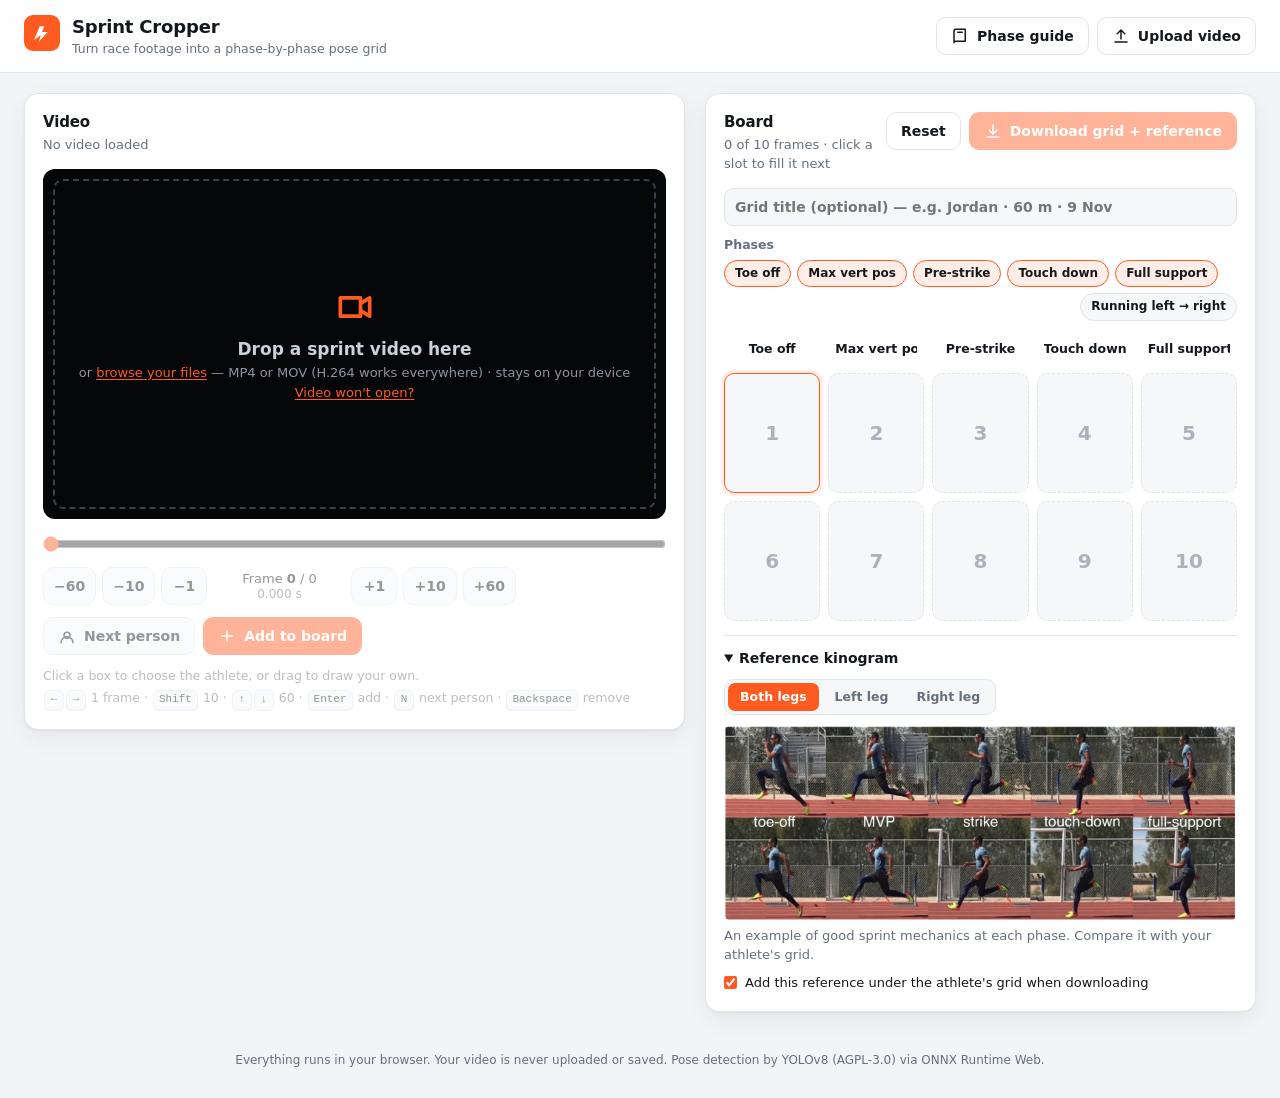
<file: site/index.html>
<!doctype html>
<html lang="en">
<head>
  <meta charset="utf-8">
  <meta name="viewport" content="width=device-width, initial-scale=1">
  <title>Sprint Cropper</title>
  <meta name="description" content="Pull pose frames of an athlete out of a sprint video and lay them out in a phase grid.">
  <link rel="icon" href="data:image/svg+xml,<svg xmlns='http://www.w3.org/2000/svg' viewBox='0 0 32 32'><rect width='32' height='32' rx='8' fill='%23ff5a1f'/><path d='M9 22l5-12h4l-2 5h5l-8 9 2-6z' fill='white'/></svg>">
  <link rel="stylesheet" href="style.css">
</head>
<body>
  <header class="topbar">
    <div class="brand">
      <span class="logo" aria-hidden="true">
        <svg viewBox="0 0 32 32"><rect width="32" height="32" rx="8"/><path d="M9 22l5-12h4l-2 5h5l-8 9 2-6z"/></svg>
      </span>
      <div>
        <h1>Sprint Cropper</h1>
        <p class="tagline">Turn race footage into a phase-by-phase pose grid</p>
      </div>
    </div>
    <div class="topbar-actions">
      <button type="button" class="btn btn-ghost" id="guideBtn" aria-haspopup="dialog">
        <svg viewBox="0 0 24 24" aria-hidden="true"><path d="M4 5a2 2 0 012-2h13v16H6a2 2 0 00-2 2zM4 5v16M9 7h6"/></svg>
        <span>Phase guide</span>
      </button>
      <label class="btn btn-ghost" for="fileInput">
        <svg viewBox="0 0 24 24" aria-hidden="true"><path d="M12 16V4m0 0l-5 5m5-5l5 5M4 20h16"/></svg>
        <span>Upload video</span>
      </label>
      <input id="fileInput" type="file" accept="video/*,.mp4,.mov,.m4v,.webm" hidden>
      <video id="video" class="offscreen" muted playsinline preload="auto"></video>
    </div>
  </header>

  <main class="layout">
    <!-- ======================= Viewer ======================= -->
    <section class="card viewer-card">
      <div class="card-head">
        <div>
          <h2>Video</h2>
          <p class="muted" id="videoName">No video loaded</p>
        </div>
        <span class="pill" id="detectPill" hidden>Detecting…</span>
      </div>

      <div class="stage" id="stage">
        <div class="dropzone" id="dropzone">
          <svg viewBox="0 0 24 24" aria-hidden="true"><path d="M15 10l5-3v10l-5-3M4 7h11v10H4z"/></svg>
          <p class="dz-title">Drop a sprint video here</p>
          <p class="muted">or <label for="fileInput" class="link">browse your files</label> — MP4 or MOV (H.264 works everywhere) · stays on your device</p>
          <p class="muted"><button type="button" class="link link-btn" id="helpLink">Video won't open?</button></p>
        </div>
        <div class="frame-wrap" id="frameWrap" hidden>
          <canvas id="frameCanvas" aria-label="Current video frame"></canvas>
          <canvas id="overlay"></canvas>
        </div>
        <div class="uploading" id="uploading" hidden>
          <div class="progress indeterminate"><div class="progress-bar" id="progressBar"></div></div>
          <p id="uploadText">Opening video…</p>
        </div>
      </div>

      <div class="controls" id="controls" aria-disabled="true">
        <input type="range" id="scrubber" min="0" max="0" value="0" aria-label="Frame">
        <div class="controls-row">
          <div class="stepper" role="group" aria-label="Step through frames">
            <button class="btn btn-step" data-step="-60" title="Back 60 frames (↓)">−60</button>
            <button class="btn btn-step" data-step="-10" title="Back 10 frames (Shift + ←)">−10</button>
            <button class="btn btn-step" data-step="-1"  title="Previous frame (←)">−1</button>
            <div class="readout">
              <span class="readout-frame">Frame <b id="frameNum">0</b> / <span id="frameTotal">0</span></span>
              <span class="readout-time" id="frameTime">0.000 s</span>
            </div>
            <button class="btn btn-step" data-step="1"  title="Next frame (→)">+1</button>
            <button class="btn btn-step" data-step="10" title="Forward 10 frames (Shift + →)">+10</button>
            <button class="btn btn-step" data-step="60" title="Forward 60 frames (↑)">+60</button>
          </div>
          <div class="actions">
            <button class="btn btn-secondary" id="nextPersonBtn" title="Cycle to the next detected person (N)">
              <svg viewBox="0 0 24 24" aria-hidden="true"><path d="M16 11a4 4 0 10-8 0 4 4 0 008 0zM4 21a8 8 0 0116 0"/></svg>
              Next person
            </button>
            <button class="btn btn-primary" id="addBtn" title="Add the selected athlete to the board (Enter)">
              <svg viewBox="0 0 24 24" aria-hidden="true"><path d="M12 5v14M5 12h14"/></svg>
              Add to board
            </button>
          </div>
        </div>
        <p class="hint">
          Click a box to choose the athlete, or drag to draw your own.
          <span class="keys"><kbd>←</kbd><kbd>→</kbd> 1 frame · <kbd>Shift</kbd> 10 · <kbd>↑</kbd><kbd>↓</kbd> 60 · <kbd>Enter</kbd> add · <kbd>N</kbd> next person · <kbd>Backspace</kbd> remove</span>
        </p>
      </div>
    </section>

    <!-- ======================= Board ======================= -->
    <section class="card board-card">
      <div class="card-head">
        <div>
          <h2>Board</h2>
          <p class="muted"><span id="filledCount">0</span> of <span id="slotTotal">10</span> frames · click a slot to fill it next</p>
        </div>
        <div class="board-actions">
          <button class="btn btn-ghost" id="resetBtn">Reset</button>
          <button class="btn btn-primary" id="downloadBtn" disabled>
            <svg viewBox="0 0 24 24" aria-hidden="true"><path d="M12 4v12m0 0l-5-5m5 5l5-5M4 20h16"/></svg>
            <span id="downloadLabel">Download grid + reference</span>
          </button>
        </div>
      </div>

      <input class="title-input" id="boardTitle" placeholder="Grid title (optional) — e.g. Jordan · 60 m · 9 Nov" maxlength="80">

      <div class="phase-toggle" role="group" aria-label="Phases to include">
        <span class="phase-toggle-label">Phases</span>
        <span id="phaseToggle"></span>
        <button type="button" class="dir-btn" id="dirBtn" aria-pressed="false"
          title="Which way the athlete runs. The board and download read in that direction.">Running left &rarr; right</button>
      </div>

      <div class="board" id="board">
        <!-- phase label inputs + 10 slots are rendered by app.js -->
      </div>

      <details class="reference" id="reference" open>
        <summary>Reference kinogram</summary>
        <div class="ref-toggle" role="group" aria-label="Which legs to show">
          <button type="button" class="ref-btn" data-ref="both-legs" aria-pressed="true">Both legs</button>
          <button type="button" class="ref-btn" data-ref="left-leg" aria-pressed="false" title="Phases starting from a left-leg toe-off">Left leg</button>
          <button type="button" class="ref-btn" data-ref="right-leg" aria-pressed="false" title="Phases starting from a right-leg toe-off">Right leg</button>
        </div>
        <img id="refImg" src="reference/both-legs.webp" alt="Reference kinogram of an elite sprinter at toe-off, MVP, pre-strike, touch-down and full-support, both legs" loading="lazy">
        <p class="muted ref-caption">An example of good sprint mechanics at each phase. Compare it with your athlete's grid.</p>
        <label class="ref-include"><input type="checkbox" id="refInclude" checked> Add this reference under the athlete's grid when downloading</label>
      </details>
    </section>
  </main>

  <footer class="foot">Everything runs in your browser. Your video is never uploaded or saved. Pose detection by YOLOv8 (AGPL-3.0) via ONNX Runtime Web.</footer>

  <dialog class="preview" id="previewDialog" aria-label="Frame preview">
    <img id="previewImg" alt="">
    <div class="preview-bar">
      <p class="preview-cap" id="previewCap"></p>
      <form method="dialog"><button class="btn btn-primary">Close</button></form>
    </div>
  </dialog>

  <dialog class="guide" id="guideDialog" aria-labelledby="guideTitle">
    <div class="guide-head">
      <h2 id="guideTitle">Phase guide</h2>
      <form method="dialog"><button class="guide-close" aria-label="Close phase guide">
        <svg viewBox="0 0 24 24" aria-hidden="true"><path d="M6 6l12 12M18 6L6 18"/></svg></button></form>
    </div>
    <div class="guide-tabs" id="guideTabs" role="tablist" aria-label="Phases"></div>
    <figure class="guide-fig">
      <img id="guideImg" alt="" width="269" height="236">
    </figure>
    <h3 class="guide-phase" id="guidePhase"></h3>
    <p class="guide-text" id="guideText"></p>
    <p class="guide-look"><b>How to find it:</b> <span id="guideLook"></span></p>
    <div class="guide-nav">
      <button type="button" class="btn btn-ghost" id="guidePrev">&larr; Previous</button>
      <span class="muted" id="guideCount"></span>
      <button type="button" class="btn btn-primary" id="guideNext">Next &rarr;</button>
    </div>
  </dialog>

  <dialog class="help" id="helpDialog" aria-labelledby="helpTitle">
    <h2 id="helpTitle">Video won't open?</h2>
    <p class="help-lead" id="helpLead">If a video fails to open, it is almost always because the browser can't decode it. iPhone videos use HEVC (H.265), which Chrome decodes with your computer's graphics hardware.</p>
    <ol class="help-steps">
      <li><b>Turn on hardware acceleration in Chrome.</b> Open <code>chrome://settings/system</code>, switch on <i>Use graphics acceleration when available</i>, then click <i>Relaunch</i>. You can confirm it worked at <code>chrome://gpu</code>, where <i>Video Decode</i> should say <i>Hardware accelerated</i>.</li>
      <li><b>Try Safari</b> (Mac or iPhone). It opens iPhone video without any setup.</li>
      <li><b>Convert the video to H.264 MP4</b> with a free tool such as HandBrake and open the new file.</li>
      <li><b>Record in a compatible format next time.</b> On iPhone: Settings &gt; Camera &gt; Formats &gt; Most Compatible.</li>
    </ol>
    <p class="help-note" id="helpDetail" hidden></p>
    <form method="dialog"><button class="btn btn-primary">Got it</button></form>
  </dialog>

  <div class="toast" id="toast" role="status" aria-live="polite" hidden></div>

  <script src="app.js" type="module"></script>
</body>
</html>
</file>
<file: site/style.css>
:root {
  --bg: #0d0f12;
  --surface: #161a1f;
  --surface-2: #1e232a;
  --surface-3: #262c34;
  --border: #2a3038;
  --text: #eef1f4;
  --muted: #8b95a1;
  --accent: #ff5a1f;
  --accent-hover: #ff7442;
  --accent-soft: rgba(255, 90, 31, 0.14);
  --box: #3ec7ff;
  --danger: #ff4d5e;
  --radius: 14px;
  --shadow: 0 1px 0 rgba(255,255,255,0.03) inset, 0 10px 30px rgba(0,0,0,0.35);
  color-scheme: dark;
}

@media (prefers-color-scheme: light) {
  :root {
    --bg: #f3f4f6;
    --surface: #ffffff;
    --surface-2: #f6f7f9;
    --surface-3: #eceef2;
    --border: #e1e4e9;
    --text: #14181d;
    --muted: #66707c;
    --accent-soft: rgba(255, 90, 31, 0.10);
    --box: #0a8fd6;
    --shadow: 0 1px 2px rgba(16,24,40,0.05), 0 8px 24px rgba(16,24,40,0.06);
    color-scheme: light;
  }
}

* { box-sizing: border-box; }
[hidden] { display: none !important; }

html, body { margin: 0; }

body {
  background: var(--bg);
  color: var(--text);
  font: 14px/1.45 ui-sans-serif, system-ui, -apple-system, "Segoe UI", Roboto, "Helvetica Neue", Arial, sans-serif;
  -webkit-font-smoothing: antialiased;
  min-height: 100vh;
}

h1, h2 { margin: 0; letter-spacing: -0.01em; }
h1 { font-size: 18px; font-weight: 700; }
h2 { font-size: 15px; font-weight: 650; }
.muted { color: var(--muted); margin: 2px 0 0; font-size: 13px; }

svg { width: 18px; height: 18px; fill: none; stroke: currentColor; stroke-width: 2; stroke-linecap: round; stroke-linejoin: round; flex: none; }

/* ------------------------------------------------------------------ topbar */
.topbar {
  display: flex; align-items: center; justify-content: space-between; gap: 16px;
  padding: 14px 24px;
  border-bottom: 1px solid var(--border);
  background: color-mix(in srgb, var(--surface) 85%, transparent);
  backdrop-filter: blur(10px);
  position: sticky; top: 0; z-index: 10;
}
.brand { display: flex; align-items: center; gap: 12px; }
.logo svg { width: 36px; height: 36px; stroke: none; }
.logo rect { fill: var(--accent); }
.logo path { fill: #fff; }
.tagline { margin: 0; color: var(--muted); font-size: 12.5px; }

/* ------------------------------------------------------------------ layout */
.layout {
  display: grid; gap: 20px;
  padding: 20px 24px 40px;
  max-width: 1680px; margin: 0 auto;
  grid-template-columns: minmax(0, 1fr);
}
@media (min-width: 1280px) {
  .layout { grid-template-columns: minmax(0, 1.2fr) minmax(0, 1fr); align-items: start; }
  .board-card { position: sticky; top: 88px; }
}

.card {
  background: var(--surface);
  border: 1px solid var(--border);
  border-radius: var(--radius);
  box-shadow: var(--shadow);
  padding: 18px;
  min-width: 0;
}
.card-head { display: flex; align-items: flex-start; justify-content: space-between; gap: 12px; margin-bottom: 14px; }

/* ------------------------------------------------------------------ buttons */
.btn {
  display: inline-flex; align-items: center; justify-content: center; gap: 8px;
  height: 38px; padding: 0 14px;
  border-radius: 10px; border: 1px solid var(--border);
  background: var(--surface-2); color: var(--text);
  font: inherit; font-weight: 600; cursor: pointer; user-select: none;
  transition: background .15s, border-color .15s, transform .05s, opacity .15s;
  white-space: nowrap;
}
.btn:hover { background: var(--surface-3); }
.btn:active { transform: translateY(1px); }
.btn:focus-visible { outline: 2px solid var(--accent); outline-offset: 2px; }
.btn:disabled { opacity: .45; cursor: not-allowed; transform: none; }
.btn-primary { background: var(--accent); border-color: var(--accent); color: #fff; }
.btn-primary:hover { background: var(--accent-hover); border-color: var(--accent-hover); }
.btn-ghost { background: transparent; }
.btn-step { min-width: 46px; padding: 0 10px; font-variant-numeric: tabular-nums; }

/* ------------------------------------------------------------------ stage */
.stage {
  position: relative;
  border-radius: 12px;
  background: #050607;
  overflow: hidden;
  aspect-ratio: 16 / 9;
  max-height: 64vh;
  width: 100%;
  display: grid; place-items: center;
}
.dropzone {
  position: absolute; inset: 10px;
  border: 2px dashed #39414b; border-radius: 10px;
  display: flex; flex-direction: column; align-items: center; justify-content: center; text-align: center;
  color: #c9d1d9; padding: 20px;
  transition: border-color .15s, background .15s;
}
.dropzone svg { width: 44px; height: 44px; color: var(--accent); margin-bottom: 8px; }
.dropzone .muted { color: #8b95a1; }
.dz-title { font-size: 17px; font-weight: 650; margin: 0; }
.stage.dragover .dropzone, body.dragover .dropzone { border-color: var(--accent); background: rgba(255, 90, 31, 0.08); }
.link { color: var(--accent); cursor: pointer; text-decoration: underline; text-underline-offset: 2px; }

.frame-wrap { position: relative; line-height: 0; }
.frame-wrap img { display: block; width: 100%; height: 100%; user-select: none; }
.frame-wrap canvas { position: absolute; inset: 0; width: 100%; height: 100%; cursor: crosshair; touch-action: none; }

.uploading {
  position: absolute; inset: 0; display: flex; flex-direction: column; align-items: center; justify-content: center; gap: 10px;
  background: rgba(5, 6, 7, 0.82); color: #eef1f4;
}
.progress { width: min(320px, 70%); height: 6px; border-radius: 999px; background: #262c34; overflow: hidden; }
.progress-bar { height: 100%; width: 0; background: var(--accent); transition: width .15s; }
.progress.indeterminate .progress-bar { width: 35%; animation: slide 1.1s ease-in-out infinite; }
@keyframes slide { from { transform: translateX(-100%); } to { transform: translateX(300%); } }

.pill {
  font-size: 12px; font-weight: 600; padding: 4px 10px; border-radius: 999px;
  background: var(--accent-soft); color: var(--accent);
}

/* ------------------------------------------------------------------ controls */
.controls { margin-top: 14px; display: grid; gap: 12px; }
.controls[aria-disabled="true"] { opacity: .45; pointer-events: none; }
.controls-row { display: flex; flex-wrap: wrap; align-items: center; justify-content: space-between; gap: 12px; }
.stepper { display: flex; align-items: center; gap: 6px; flex-wrap: wrap; }
.actions { display: flex; gap: 8px; flex-wrap: wrap; }
.readout {
  display: flex; flex-direction: column; align-items: center; justify-content: center;
  min-width: 132px; padding: 0 10px; line-height: 1.2;
  font-variant-numeric: tabular-nums;
}
.readout-frame { font-size: 13px; }
.readout-time { color: var(--muted); font-size: 12px; }

input[type="range"] { width: 100%; accent-color: var(--accent); height: 22px; margin: 0; }

.hint { margin: 0; color: var(--muted); font-size: 12.5px; display: flex; flex-wrap: wrap; gap: 4px 14px; justify-content: space-between; }
kbd {
  display: inline-block; min-width: 20px; padding: 1px 5px; margin: 0 1px;
  border: 1px solid var(--border); border-bottom-width: 2px; border-radius: 5px;
  background: var(--surface-2); font: 11px/1.4 ui-monospace, SFMono-Regular, Menlo, Consolas, monospace; text-align: center; color: var(--text);
}

/* ------------------------------------------------------------------ board */
.board-actions { display: flex; gap: 8px; }
.title-input, .phase-input {
  width: 100%; font: inherit; color: var(--text);
  background: var(--surface-2); border: 1px solid var(--border); border-radius: 9px;
  padding: 8px 10px; outline: none; transition: border-color .15s, background .15s;
}
.title-input { margin-bottom: 12px; font-weight: 600; }
.title-input:focus, .phase-input:focus { border-color: var(--accent); background: var(--surface); }
.phase-input { text-align: center; font-weight: 650; font-size: 12.5px; padding: 6px 6px; background: transparent; border-color: transparent; }
.phase-input:hover { border-color: var(--border); }

.board { display: grid; grid-template-columns: repeat(5, minmax(0, 1fr)); gap: 8px; }

.slot {
  position: relative; aspect-ratio: 4 / 5;
  border-radius: 10px; border: 1.5px dashed var(--border);
  background: var(--surface-2);
  display: grid; place-items: center; overflow: hidden; cursor: pointer;
  transition: border-color .15s, box-shadow .15s, background .15s;
  padding: 0;
  color: var(--muted); font: inherit;
}
.slot:hover { border-color: #4a535e; }
.slot.filled { border-style: solid; background: #000; }
.slot.active { border-color: var(--accent); border-style: solid; box-shadow: 0 0 0 3px var(--accent-soft); }
.slot .slot-num { font-size: 20px; font-weight: 700; opacity: .5; }
.slot img { width: 100%; height: 100%; object-fit: contain; display: block; }
.slot .badge {
  position: absolute; left: 6px; bottom: 6px;
  font-size: 10.5px; font-weight: 600; padding: 2px 6px; border-radius: 6px;
  background: rgba(0,0,0,.65); color: #fff; font-variant-numeric: tabular-nums;
}
.slot .remove {
  position: absolute; top: 5px; right: 5px; width: 24px; height: 24px;
  border-radius: 7px; border: 0; display: grid; place-items: center;
  background: rgba(0,0,0,.65); color: #fff; cursor: pointer; opacity: 0; transition: opacity .15s, background .15s;
}
.slot .remove svg { width: 14px; height: 14px; }
.slot:hover .remove, .slot:focus-within .remove { opacity: 1; }
.slot .remove:hover { background: var(--danger); }
@media (hover: none) { .slot .remove { opacity: 1; } }

/* ------------------------------------------------------------------ toast */
.toast {
  position: fixed; left: 50%; bottom: 24px; transform: translateX(-50%);
  background: #1e232a; color: #eef1f4; border: 1px solid #2a3038;
  padding: 10px 16px; border-radius: 10px; box-shadow: 0 10px 30px rgba(0,0,0,.4);
  font-weight: 550; z-index: 50; max-width: calc(100vw - 32px);
}
.toast.error { border-color: var(--danger); }

/* ------------------------------------------------------------------ small screens */
@media (max-width: 720px) {
  .topbar { padding: 12px 16px; }
  .tagline { display: none; }
  .layout { padding: 16px; gap: 16px; }
  .card { padding: 14px; }
  .stepper { justify-content: center; width: 100%; }
  .readout { order: -1; width: 100%; flex-direction: row; gap: 10px; }
  .actions { width: 100%; }
  .actions .btn { flex: 1; }
  .board { gap: 5px; }
  .phase-input { font-size: 11px; padding: 4px 2px; }
  .keys { display: none; }
}

/* ------------------------------------------------------------------ in-browser build */
.frame-wrap canvas#frameCanvas { position: static; display: block; width: 100%; height: 100%; cursor: default; touch-action: auto; }
.foot { text-align: center; color: var(--muted); font-size: 12px; padding: 0 16px 28px; }
.offscreen { position: fixed; left: -9999px; top: 0; width: 320px; height: 180px; opacity: 0; pointer-events: none; }

/* help dialog */
.link-btn { background: none; border: 0; padding: 0; font: inherit; }
.help { max-width: min(520px, calc(100vw - 32px)); border: 1px solid var(--border); border-radius: var(--radius);
  background: var(--surface); color: var(--text); padding: 22px; box-shadow: var(--shadow); }
.help::backdrop { background: rgba(0, 0, 0, 0.55); }
.help h2 { margin-bottom: 8px; }
.help-lead { margin: 0 0 10px; color: var(--muted); }
.help-steps { margin: 0 0 14px; padding-left: 20px; display: grid; gap: 8px; }
.help code { font: 12px ui-monospace, SFMono-Regular, Menlo, Consolas, monospace; background: var(--surface-2); padding: 1px 5px; border-radius: 5px; }
.help-note { margin: 0 0 14px; font-size: 12px; color: var(--muted); word-break: break-word; }
.help form { display: flex; justify-content: flex-end; }

/* reference kinogram */
.reference { margin-top: 14px; border-top: 1px solid var(--border); padding-top: 12px; }
.reference summary { cursor: pointer; font-weight: 650; font-size: 14px; }
.reference summary:focus-visible { outline: 2px solid var(--accent); outline-offset: 2px; border-radius: 4px; }
.ref-toggle { display: inline-flex; gap: 4px; margin: 10px 0; padding: 3px; border-radius: 10px; background: var(--surface-2); border: 1px solid var(--border); flex-wrap: wrap; }
.ref-btn { font: inherit; font-size: 12.5px; font-weight: 600; color: var(--muted); background: transparent; border: 0; border-radius: 7px; padding: 5px 12px; cursor: pointer; }
.ref-btn:hover { color: var(--text); }
.ref-btn[aria-pressed="true"] { background: var(--accent); color: #fff; }
.ref-btn:focus-visible { outline: 2px solid var(--accent); outline-offset: 1px; }
.reference img { display: block; width: 100%; height: auto; border-radius: 8px; background: #000; }
.ref-caption { margin-top: 6px; }
.ref-include { display: flex; align-items: flex-start; gap: 8px; margin-top: 10px; font-size: 13px; cursor: pointer; }
.ref-include input { accent-color: var(--accent); margin: 2px 0 0; }

/* phase on/off */
.phase-toggle { display: flex; align-items: center; flex-wrap: wrap; gap: 6px 8px; margin: -2px 0 12px; }
.phase-toggle-label { font-size: 12.5px; font-weight: 650; color: var(--muted); }
#phaseToggle { display: flex; flex-wrap: wrap; gap: 6px; }
.phase-chip { font: inherit; font-size: 12px; font-weight: 600; padding: 4px 10px; border-radius: 999px; cursor: pointer;
  border: 1px solid var(--border); background: transparent; color: var(--muted); text-decoration: line-through; }
.phase-chip[aria-pressed="true"] { background: var(--accent-soft); border-color: var(--accent); color: var(--text); text-decoration: none; }
.phase-chip:focus-visible { outline: 2px solid var(--accent); outline-offset: 2px; }
.board .off { display: none; }

/* phase guide */
.topbar-actions { display: flex; gap: 8px; flex-wrap: wrap; justify-content: flex-end; }
.guide { width: min(560px, calc(100vw - 32px)); border: 1px solid var(--border); border-radius: var(--radius);
  background: var(--surface); color: var(--text); padding: 18px 20px 20px; box-shadow: var(--shadow); }
.guide::backdrop { background: rgba(0, 0, 0, 0.55); }
.guide-head { display: flex; align-items: center; justify-content: space-between; margin-bottom: 12px; }
.guide-close { width: 32px; height: 32px; display: grid; place-items: center; border-radius: 8px; border: 0;
  background: var(--surface-2); color: var(--text); cursor: pointer; }
.guide-close:hover { background: var(--surface-3); }
.guide-tabs { display: flex; flex-wrap: wrap; gap: 6px; margin-bottom: 12px; }
.guide-tab { font: inherit; font-size: 12.5px; font-weight: 600; padding: 5px 11px; border-radius: 999px; cursor: pointer;
  border: 1px solid var(--border); background: transparent; color: var(--muted); }
.guide-tab:hover { color: var(--text); }
.guide-tab[aria-selected="true"] { background: var(--accent); border-color: var(--accent); color: #fff; }
.guide-fig { margin: 0; border-radius: 10px; overflow: hidden; background: #000; display: grid; place-items: center; }
.guide-fig img { display: block; width: auto; max-width: 100%; height: min(42vh, 360px); object-fit: contain; }
.guide-phase { margin: 14px 0 4px; font-size: 16px; }
.guide-text { margin: 0 0 8px; }
.guide-look { margin: 0 0 16px; color: var(--muted); font-size: 13px; }
.guide-look b { color: var(--text); }
.guide-nav { display: flex; align-items: center; justify-content: space-between; gap: 8px; }
.guide-close:focus-visible, .guide-tab:focus-visible { outline: 2px solid var(--accent); outline-offset: 2px; }

/* direction */
.dir-btn { margin-left: auto; font: inherit; font-size: 12px; font-weight: 600; padding: 4px 10px; border-radius: 999px; cursor: pointer;
  border: 1px solid var(--border); background: var(--surface-2); color: var(--text); }
.dir-btn:hover { border-color: var(--accent); }
.dir-btn:focus-visible { outline: 2px solid var(--accent); outline-offset: 2px; }
.board.rtl { direction: rtl; }
.board.rtl > * { direction: ltr; }

/* frame preview */
.preview { padding: 0; border: 1px solid var(--border); border-radius: var(--radius); background: var(--surface); color: var(--text);
  max-width: calc(100vw - 32px); max-height: calc(100vh - 32px); overflow: hidden; box-shadow: var(--shadow); }
.preview::backdrop { background: rgba(0, 0, 0, 0.7); }
.preview img { display: block; height: min(78vh, 1000px); max-width: 100%; width: auto; object-fit: contain; background: #000; margin: 0 auto; }
.preview-bar { display: flex; align-items: center; justify-content: space-between; gap: 12px; padding: 10px 14px; }
.preview-cap { margin: 0; font-size: 13px; color: var(--muted); }
.slot.filled { cursor: zoom-in; }
</file>
